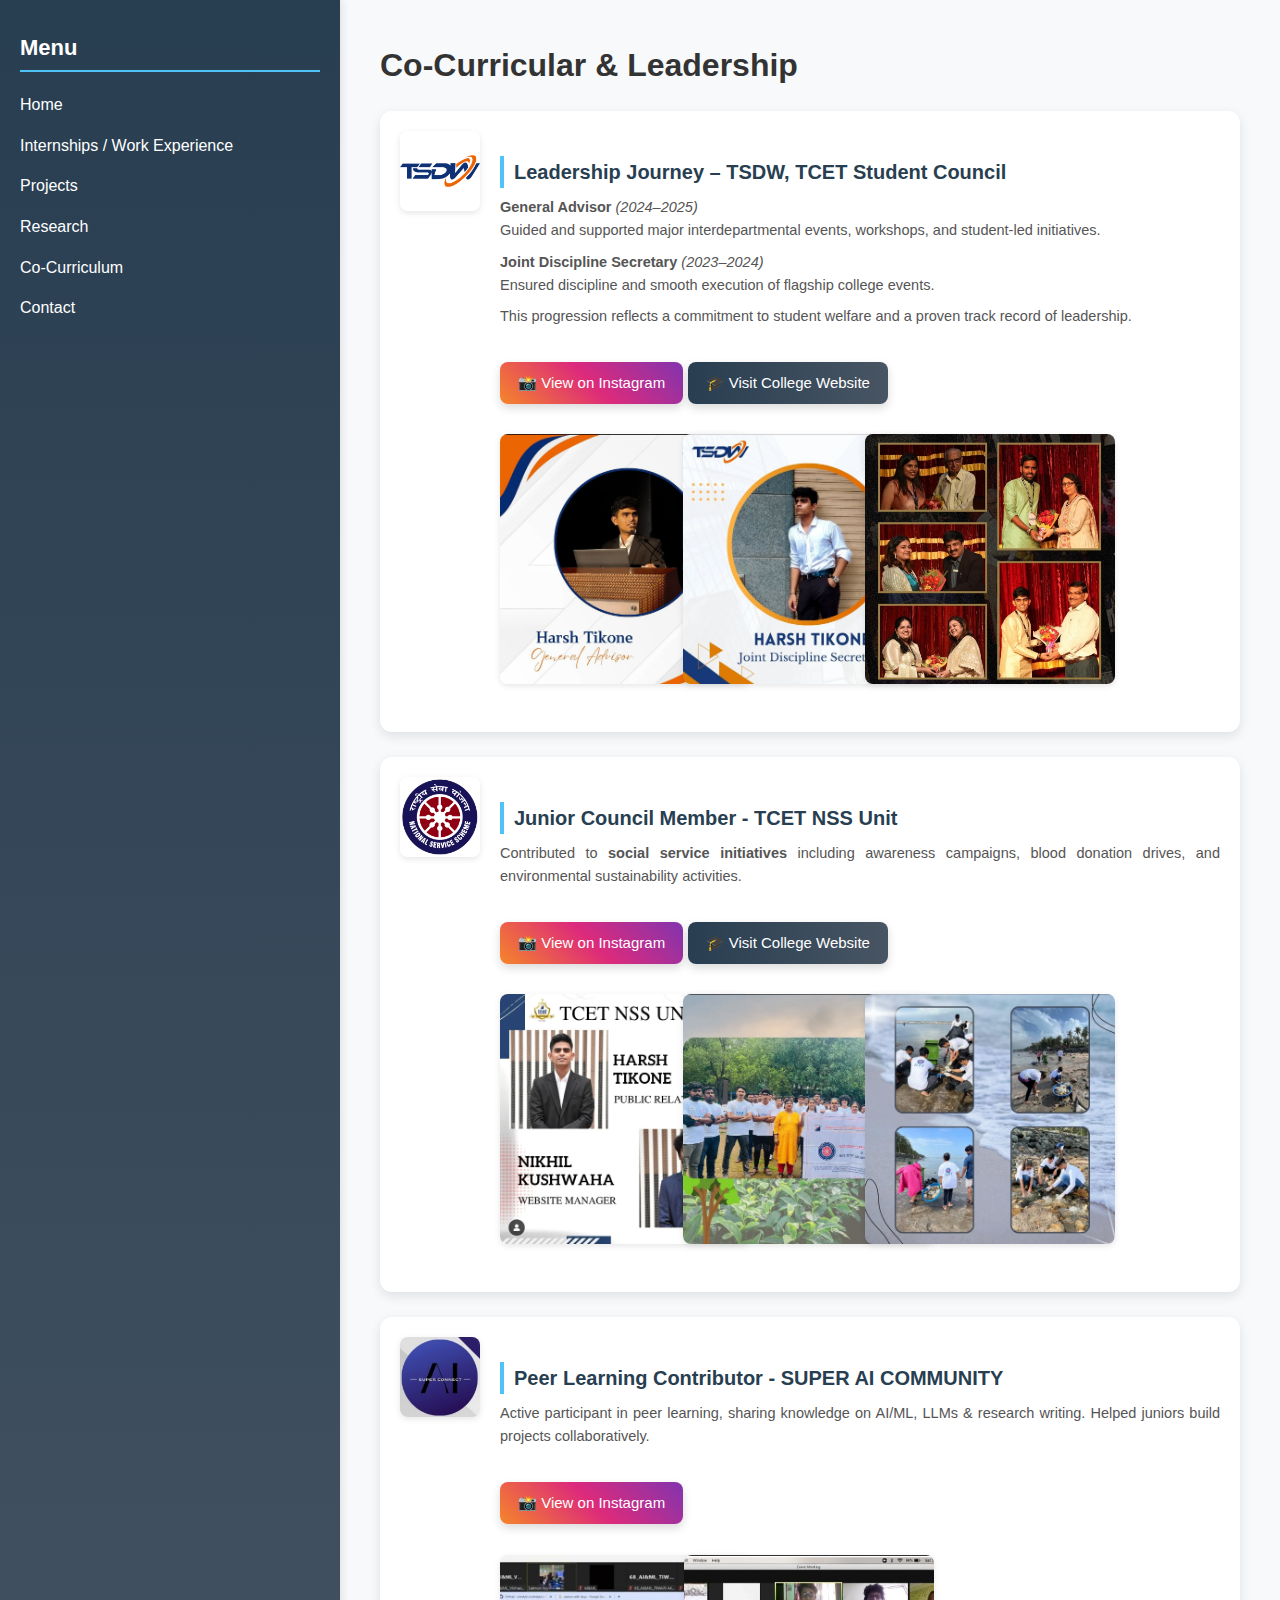
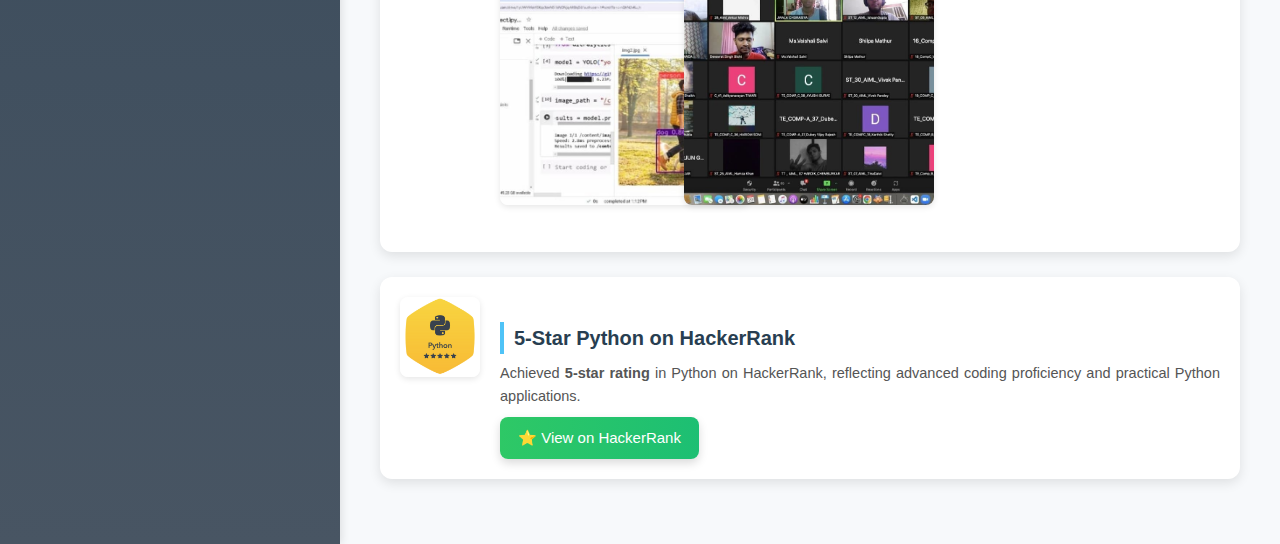
<file: cocurriculum.html>
<!DOCTYPE html>
<html lang="en">
<head>
  <meta charset="UTF-8" />
  <meta name="viewport" content="width=device-width, initial-scale=1.0">
  <title>Co-Curricular & Leadership - Harsh Tikone</title>
  <link rel="stylesheet" href="styles.css" />
</head>
<body>
<div class="container">
  <aside class="menu">
    <h3>Menu</h3>
    <ul>
      <li><a href="index.html">Home</a></li>
      <li><a href="workex.html">Internships / Work Experience</a></li>
      <li><a href="projects.html">Projects</a></li>
      <li><a href="research.html">Research</a></li>
      <li><a href="cocurriculum.html">Co-Curriculum</a></li>
      <li><a href="contact.html">Contact</a></li>
    </ul>
  </aside>


  <main class="content">
    <header>
      <h1>Co-Curricular & Leadership</h1>
    </header>

    <section>

      <!-- TSDW Card -->
      <div class="card">
        <div class="card-img">
          <img src="images/12.png" alt="TSDW Logo">
        </div>
        <div class="card-content">
          <h2>Leadership Journey – TSDW, TCET Student Council</h2>
          <p><strong>General Advisor</strong> <em>(2024–2025)</em><br>
          Guided and supported major interdepartmental events, workshops, and student-led initiatives.</p>
          <p><strong>Joint Discipline Secretary</strong> <em>(2023–2024)</em><br>
          Ensured discipline and smooth execution of flagship college events.</p>
          <p>This progression reflects a commitment to student welfare and a proven track record of leadership.</p><br>
          <a href="https://www.instagram.com/tsdw_tcet/" target="_blank" class="btn-instagram">📸 View on Instagram</a>
          <a href="https://www.tcetmumbai.in/studentActivities.html" target="_blank" class="btn-college">🎓 Visit College Website</a><br><br>
          <div class="gallery">
            <a href="images/tsdw1.jpg" target="_blank"><img src="images/tsdw1.jpg" alt="TSDW Event 1"></a>
            <a href="images/tsdw2.jpg" target="_blank"><img src="images/tsdw2.jpg" alt="TSDW Event 2"></a>
            <a href="images/tsdw3.jpg" target="_blank"><img src="images/tsdw3.jpg" alt="TSDW Event 3"></a>
          </div>
        </div>
      </div>
      

      <!-- NSS Card -->
      <div class="card">
        <div class="card-img">
          <img src="images/13.png" alt="NSS Logo">
        </div>
        <div class="card-content">
          <h2>Junior Council Member - TCET NSS Unit</h2>
          <p>Contributed to <strong>social service initiatives</strong> including awareness campaigns, blood donation drives, and environmental sustainability activities.</p><br>
          <a href="https://www.instagram.com/tcetnssunit/" target="_blank" class="btn-instagram">📸 View on Instagram</a>
          <a href="https://www.tcetmumbai.in/nssTCET.html" target="_blank" class="btn-college">🎓 Visit College Website</a><br><br>
          <div class="gallery">
            <a href="images/nss1.jpg" target="_blank"><img src="images/nss1.jpg" alt="NSS Event 1"></a>
            <a href="images/nss2.jpg" target="_blank"><img src="images/nss2.jpg" alt="NSS Event 2"></a>
            <a href="images/nss3.jpg" target="_blank"><img src="images/nss3.jpg" alt="NSS Event 3"></a>
          </div>
        </div>
      </div>
      

      <!-- SUPER AI Card -->
      <div class="card">
        <div class="card-img">
          <img src="images/14.png" alt="SUPER AI COMMUNITY">
        </div>
        <div class="card-content">
          <h2>Peer Learning Contributor - SUPER AI COMMUNITY</h2>
          <p>Active participant in peer learning, sharing knowledge on AI/ML, LLMs & research writing. Helped juniors build projects collaboratively.</p><br>
          <a href="https://www.instagram.com/superai_tcet/" target="_blank" class="btn-instagram">📸 View on Instagram</a><br><br>
          <div class="gallery">
            <a href="images/superai1.jpg" target="_blank"><img src="images/superai1.jpg" alt="SUPER AI Session 1"></a>
            <a href="images/superai2.jpg" target="_blank"><img src="images/superai2.jpg" alt="SUPER AI Session 2"></a>
          </div>
        </div>
        
      </div>
      

      <!-- HackerRank Python -->
      <div class="card">
        <div class="card-img">
          <img src="images/15.png" alt="HackerRank Python Badge">
        </div>
        <div class="card-content">
          <h2>5-Star Python on HackerRank</h2>
          <p>Achieved <strong>5-star rating</strong> in Python on HackerRank, reflecting advanced coding proficiency and practical Python applications.</p>
          <a href="https://www.hackerrank.com/profile/Code_Im_HaRsH" target="_blank" class="btn-hackerrank">⭐ View on HackerRank</a>
        </div>
      </div>

    </section>
  </main>
</div>
</body>
</html>
</file>
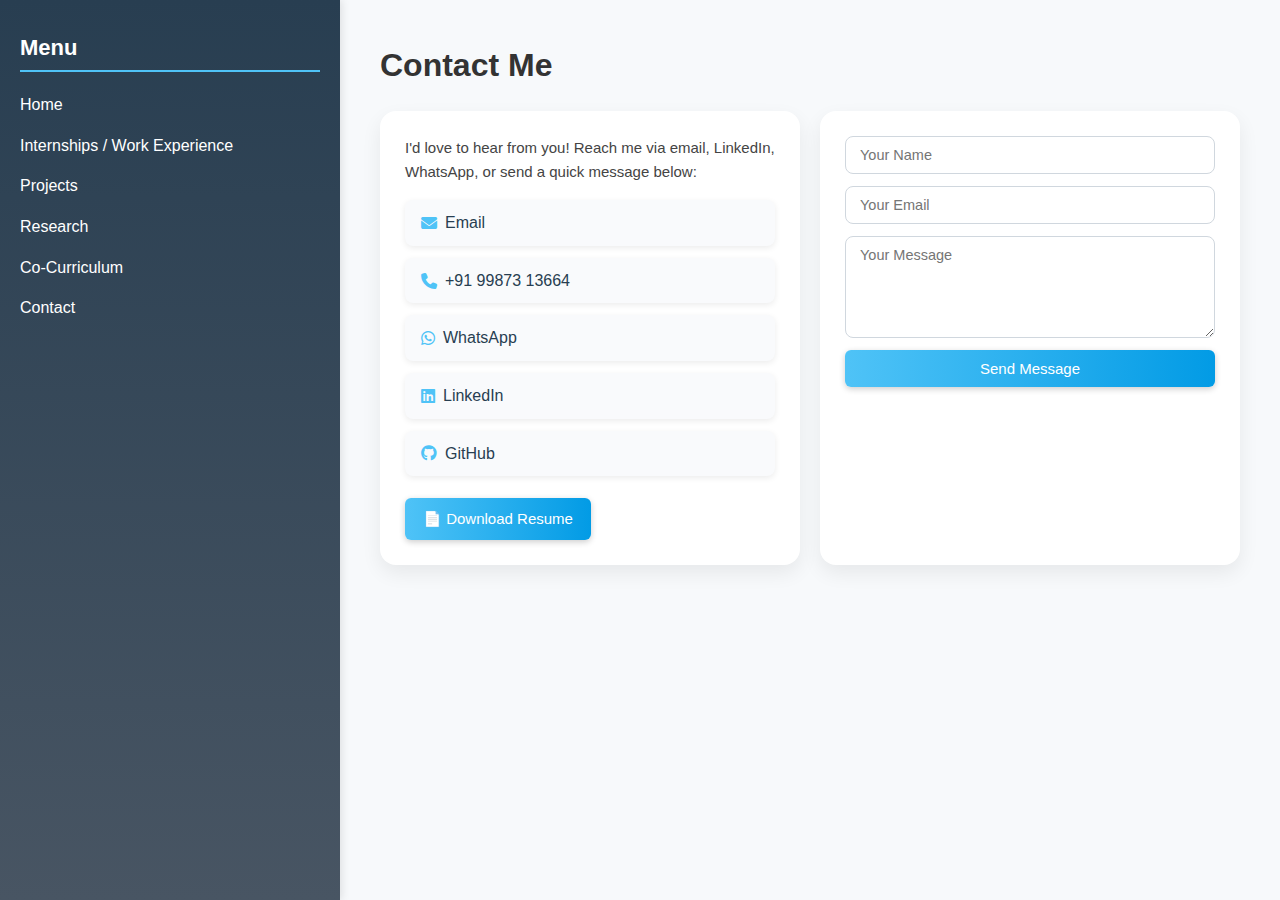
<file: contact.html>
<!DOCTYPE html>
<html lang="en">
<head>
  <meta charset="UTF-8" />
  <meta name="viewport" content="width=device-width, initial-scale=1.0">
  <title>Contact Me - Harsh Tikone</title>
  <link rel="stylesheet" href="styles.css" />
  <link rel="stylesheet" href="https://cdnjs.cloudflare.com/ajax/libs/font-awesome/6.4.0/css/all.min.css">
</head>
<body>
<div class="container">
  <aside class="menu">
    <h3>Menu</h3>
    <ul>
      <li><a href="index.html">Home</a></li>
      <li><a href="workex.html">Internships / Work Experience</a></li>
      <li><a href="projects.html">Projects</a></li>
      <li><a href="research.html">Research</a></li>
      <li><a href="cocurriculum.html">Co-Curriculum</a></li>
      <li><a href="contact.html">Contact</a></li>
    </ul>
  </aside>


  <main class="content">
    <header>
      <h1>Contact Me</h1>
    </header>

    <section class="contact-container">
      <div class="contact-card-new">
        <p>I'd love to hear from you! Reach me via email, LinkedIn, WhatsApp, or send a quick message below:</p>
        
        <div class="contact-links-new">
          <a href="mailto:harshtikonehs28@gmail.com"><i class="fas fa-envelope"></i> Email</a>
          <a href="tel:+911234567890"><i class="fas fa-phone"></i> +91 99873 13664</a>
          <a href="https://wa.me/919987313664" target="_blank"><i class="fab fa-whatsapp"></i> WhatsApp</a>
          <a href="https://www.linkedin.com/in/harshtikone" target="_blank"><i class="fab fa-linkedin"></i> LinkedIn</a>
          <a href="https://github.com/HarshTikone" target="_blank"><i class="fab fa-github"></i> GitHub</a>
        </div>

        <div class="download-buttons">
          <a href="resume/HARSH TIKONE RESUME.pdf" download class="btn">📄 Download Resume</a>
        </div>
      </div>

      <div class="contact-form-card">
        <form id="contactForm" action="https://formsubmit.co/harshtikonehs28@gmail.com" method="POST">
          <input type="text" name="name" placeholder="Your Name" required>
          <input type="email" name="email" placeholder="Your Email" required>
          <textarea name="message" rows="5" placeholder="Your Message" required></textarea>
          
          <input type="hidden" name="_captcha" value="false">
          <input type="hidden" name="_next" value="#">  <!-- stay on page -->
          
          <button type="submit" class="btn">Send Message</button>
        </form>
      </div>


    </section>
  </main>
</div>
<script>
  document.getElementById('contactForm').addEventListener('submit', function(e) {
    e.preventDefault();  // stop default submit for now
    
    // Use AJAX to send data without reload
    fetch(this.action, {
      method: 'POST',
      body: new FormData(this),
      headers: { 'Accept': 'application/json' }
    }).then(response => {
      if (response.ok) {
        alert('✅ Thank you! Your message has been sent.');
        this.reset();  // clear form
      } else {
        alert('❌ Oops! Something went wrong. Please try again.');
      }
    }).catch(error => {
      alert('❌ Could not send. Please check your internet and try again.');
    });
  });
</script>

</body>
</html>
</file>
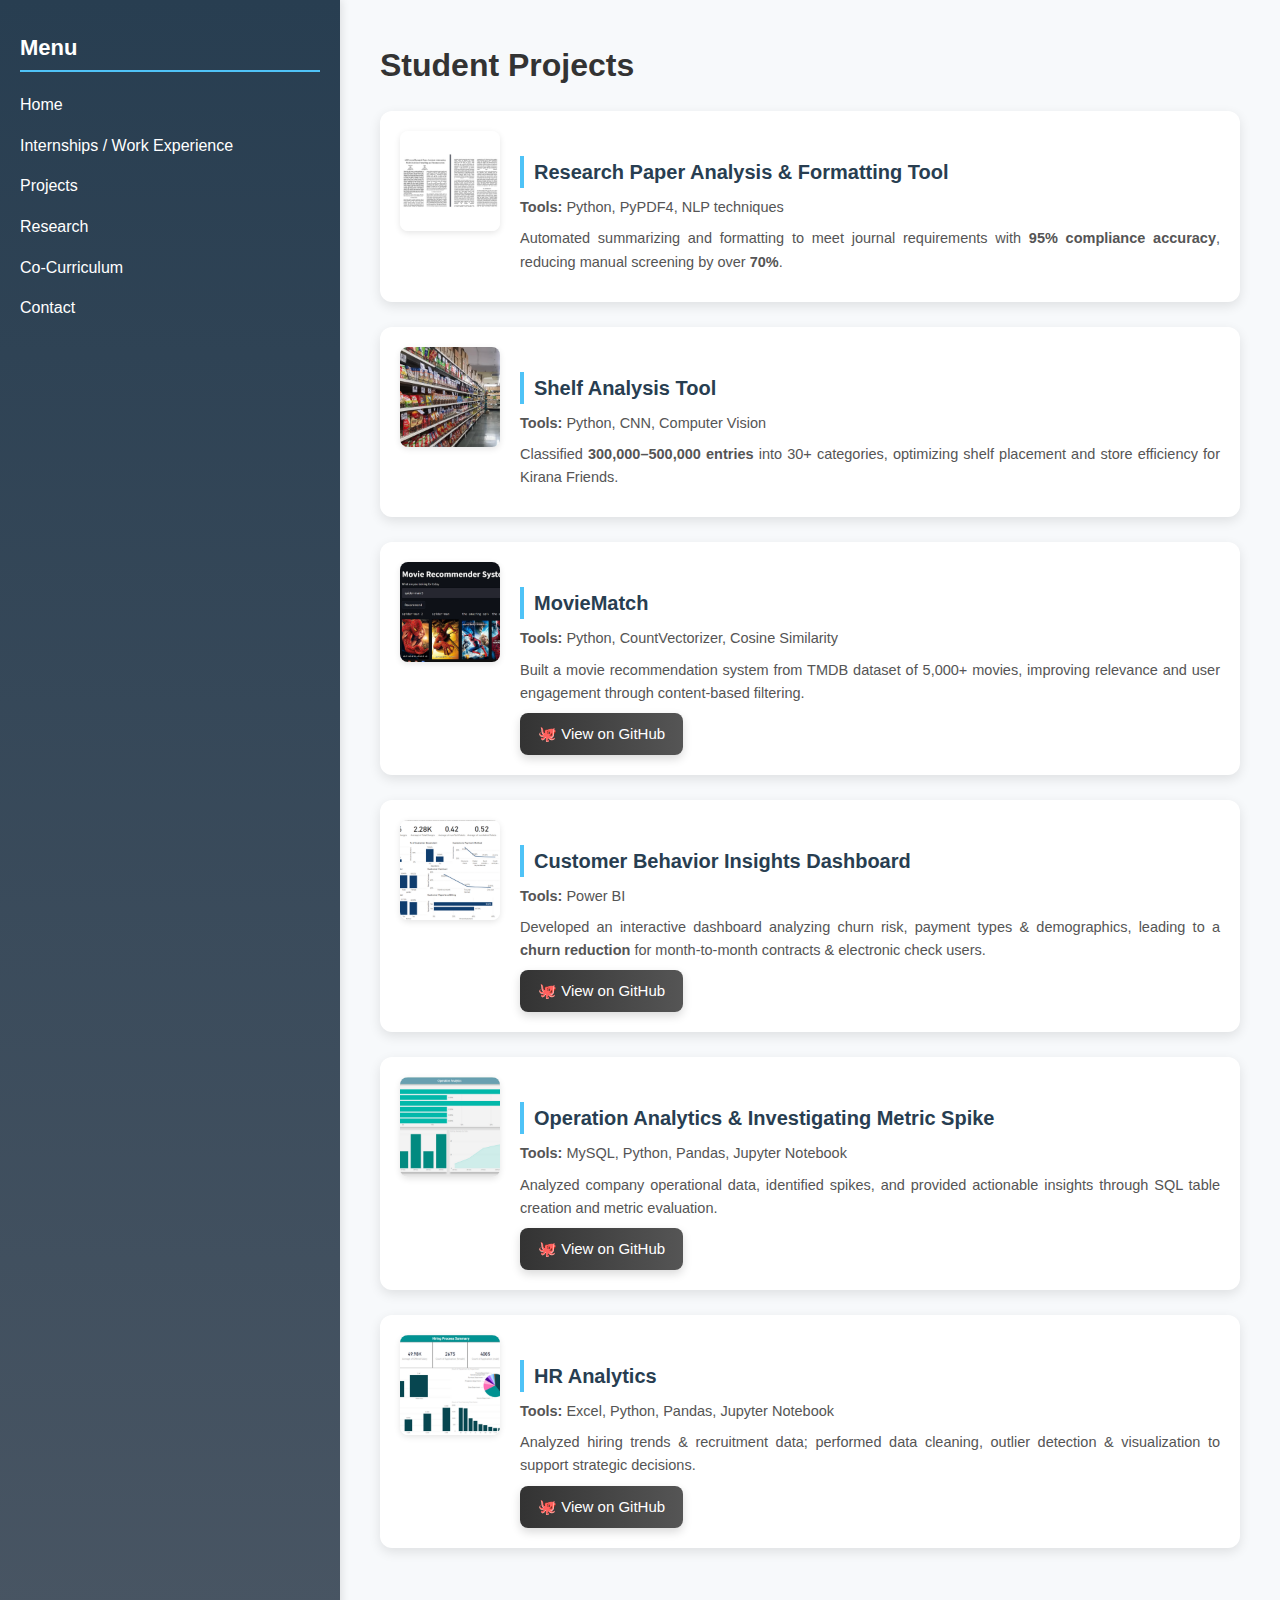
<file: projects.html>
<!DOCTYPE html>
<html lang="en">
<head>
  <meta charset="UTF-8" />
  <meta name="viewport" content="width=device-width, initial-scale=1.0">
  <title>Student Projects - Harsh Tikone</title>
  <link rel="stylesheet" href="styles.css" />
</head>
<body>
<div class="container">
  <aside class="menu">
    <h3>Menu</h3>
    <ul>
      <li><a href="index.html">Home</a></li>
      <li><a href="workex.html">Internships / Work Experience</a></li>
      <li><a href="projects.html">Projects</a></li>
      <li><a href="research.html">Research</a></li>
      <li><a href="cocurriculum.html">Co-Curriculum</a></li>
      <li><a href="contact.html">Contact</a></li>
    </ul>
  </aside>


  <main class="content">
    <header>
      <h1>Student Projects</h1>
    </header>

    <section>
      <div class="project-card">
        <div class="project-img">
          <img src="images/research_tool.png" alt="Research Tool">
        </div>
        <div class="project-content">
          <h2>Research Paper Analysis & Formatting Tool</h2>
          <p><strong>Tools:</strong> Python, PyPDF4, NLP techniques</p>
          <p>Automated summarizing and formatting to meet journal requirements with <strong>95% compliance accuracy</strong>, reducing manual screening by over <strong>70%</strong>.</p>
        </div>
      </div>

      <div class="project-card">
        <div class="project-img">
          <img src="images/7.png" alt="Shelf Analysis Tool">
        </div>
        <div class="project-content">
          <h2>Shelf Analysis Tool</h2>
          <p><strong>Tools:</strong> Python, CNN, Computer Vision</p>
          <p>Classified <strong>300,000–500,000 entries</strong> into 30+ categories, optimizing shelf placement and store efficiency for Kirana Friends.</p>
        </div>
      </div>

      <div class="project-card">
        <div class="project-img">
          <img src="images/8.png" alt="MovieMatch">
        </div>
        <div class="project-content">
          <h2>MovieMatch</h2>
          <p><strong>Tools:</strong> Python, CountVectorizer, Cosine Similarity</p>
          <p>Built a movie recommendation system from TMDB dataset of 5,000+ movies, improving relevance and user engagement through content-based filtering.</p>
          <a href="https://github.com/HarshTikone/Moviematch" target="_blank" class="btn-github">🐙 View on GitHub</a>
        </div>
      </div>

      <div class="project-card">
        <div class="project-img">
          <img src="images/11.png" alt="Customer Dashboard">
        </div>
        <div class="project-content">
          <h2>Customer Behavior Insights Dashboard</h2>
          <p><strong>Tools:</strong> Power BI</p>
          <p>Developed an interactive dashboard analyzing churn risk, payment types & demographics, leading to a <strong>churn reduction</strong> for month-to-month contracts & electronic check users.</p>
          <a href="https://github.com/HarshTikone/Customer-Behavior-Insights-Dashboard" target="_blank" class="btn-github">🐙 View on GitHub</a>
        </div>
      </div>

      <div class="project-card">
        <div class="project-img">
          <img src="images/9.png" alt="Operation Analytics">
        </div>
        <div class="project-content">
          <h2>Operation Analytics & Investigating Metric Spike</h2>
          <p><strong>Tools:</strong> MySQL, Python, Pandas, Jupyter Notebook</p>
          <p>Analyzed company operational data, identified spikes, and provided actionable insights through SQL table creation and metric evaluation.</p>
          <a href="https://github.com/HarshTikone/Operation-Analytics-and-Investigating-Metric-Spike" target="_blank" class="btn-github">🐙 View on GitHub</a>
        </div>
      </div>

      <div class="project-card">
        <div class="project-img">
          <img src="images/10.png" alt="HR Analytics">
        </div>
        <div class="project-content">
          <h2>HR Analytics</h2>
          <p><strong>Tools:</strong> Excel, Python, Pandas, Jupyter Notebook</p>
          <p>Analyzed hiring trends & recruitment data; performed data cleaning, outlier detection & visualization to support strategic decisions.</p>
          <a href="https://github.com/HarshTikone/Hiring-Process-Analytics" target="_blank" class="btn-github">🐙 View on GitHub</a>
        </div>
      </div>
    </section>
  </main>
</div>
</body>
</html>
</file>
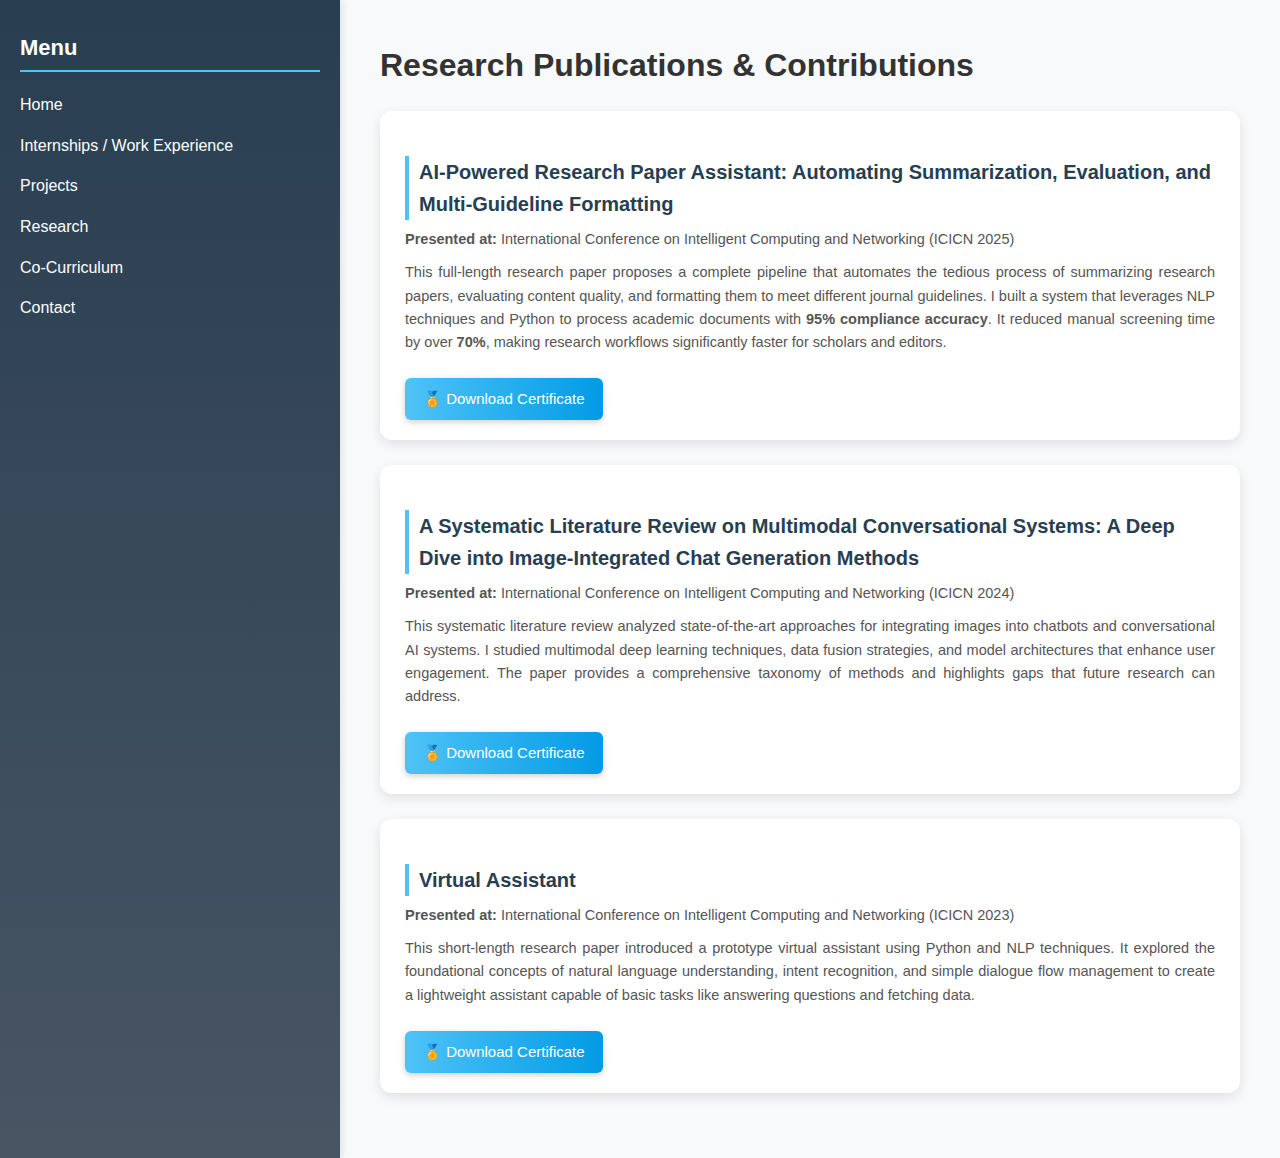
<file: research.html>
<!DOCTYPE html>
<html lang="en">
<head>
  <meta charset="UTF-8" />
  <meta name="viewport" content="width=device-width, initial-scale=1.0">
  <title>Student Research - Harsh Tikone</title>
  <link rel="stylesheet" href="styles.css" />
</head>
<body>
<div class="container">
  <aside class="menu">
    <h3>Menu</h3>
    <ul>
      <li><a href="index.html">Home</a></li>
      <li><a href="workex.html">Internships / Work Experience</a></li>
      <li><a href="projects.html">Projects</a></li>
      <li><a href="research.html">Research</a></li>
      <li><a href="cocurriculum.html">Co-Curriculum</a></li>
      <li><a href="contact.html">Contact</a></li>
    </ul>
  </aside>


  <main class="content">
    <header>
      <h1>Research Publications & Contributions</h1>
    </header>

    <section>
      <div class="research-card">
        <h2>AI-Powered Research Paper Assistant: Automating Summarization, Evaluation, and Multi-Guideline Formatting</h2>
        <p><strong>Presented at:</strong> International Conference on Intelligent Computing and Networking (ICICN 2025)</p>
        <p>This full-length research paper proposes a complete pipeline that automates the tedious process of summarizing research papers, evaluating content quality, and formatting them to meet different journal guidelines. I built a system that leverages NLP techniques and Python to process academic documents with <strong>95% compliance accuracy</strong>. It reduced manual screening time by over <strong>70%</strong>, making research workflows significantly faster for scholars and editors.</p>
        <div class="download-buttons">
          <a href="certificates\BT Student e-Certificate _Part64.pdf" download class="btn">🏅 Download Certificate</a>
        </div>
      </div>

      <div class="research-card">
        <h2>A Systematic Literature Review on Multimodal Conversational Systems: A Deep Dive into Image-Integrated Chat Generation Methods</h2>
        <p><strong>Presented at:</strong> International Conference on Intelligent Computing and Networking (ICICN 2024)</p>
        <p>This systematic literature review analyzed state-of-the-art approaches for integrating images into chatbots and conversational AI systems. I studied multimodal deep learning techniques, data fusion strategies, and model architectures that enhance user engagement. The paper provides a comprehensive taxonomy of methods and highlights gaps that future research can address.</p>
        <div class="download-buttons">
          <a href="certificates\AI-Powered Research Paper Assistant_ Automating Multi-Guideline Formatting and Summarization IC-ICN2025_348.pdf" download class="btn">🏅 Download Certificate</a>
        </div>
      </div>

      <div class="research-card">
        <h2>Virtual Assistant</h2>
        <p><strong>Presented at:</strong> International Conference on Intelligent Computing and Networking (ICICN 2023)</p>
        <p>This short-length research paper introduced a prototype virtual assistant using Python and NLP techniques. It explored the foundational concepts of natural language understanding, intent recognition, and simple dialogue flow management to create a lightweight assistant capable of basic tasks like answering questions and fetching data.</p>
        <div class="download-buttons">
          <a href="certificates\Multi1.pdf" download class="btn">🏅 Download Certificate</a>
        </div>
      </div>
    </section>
  </main>
</div>
</body>
</html>
</file>
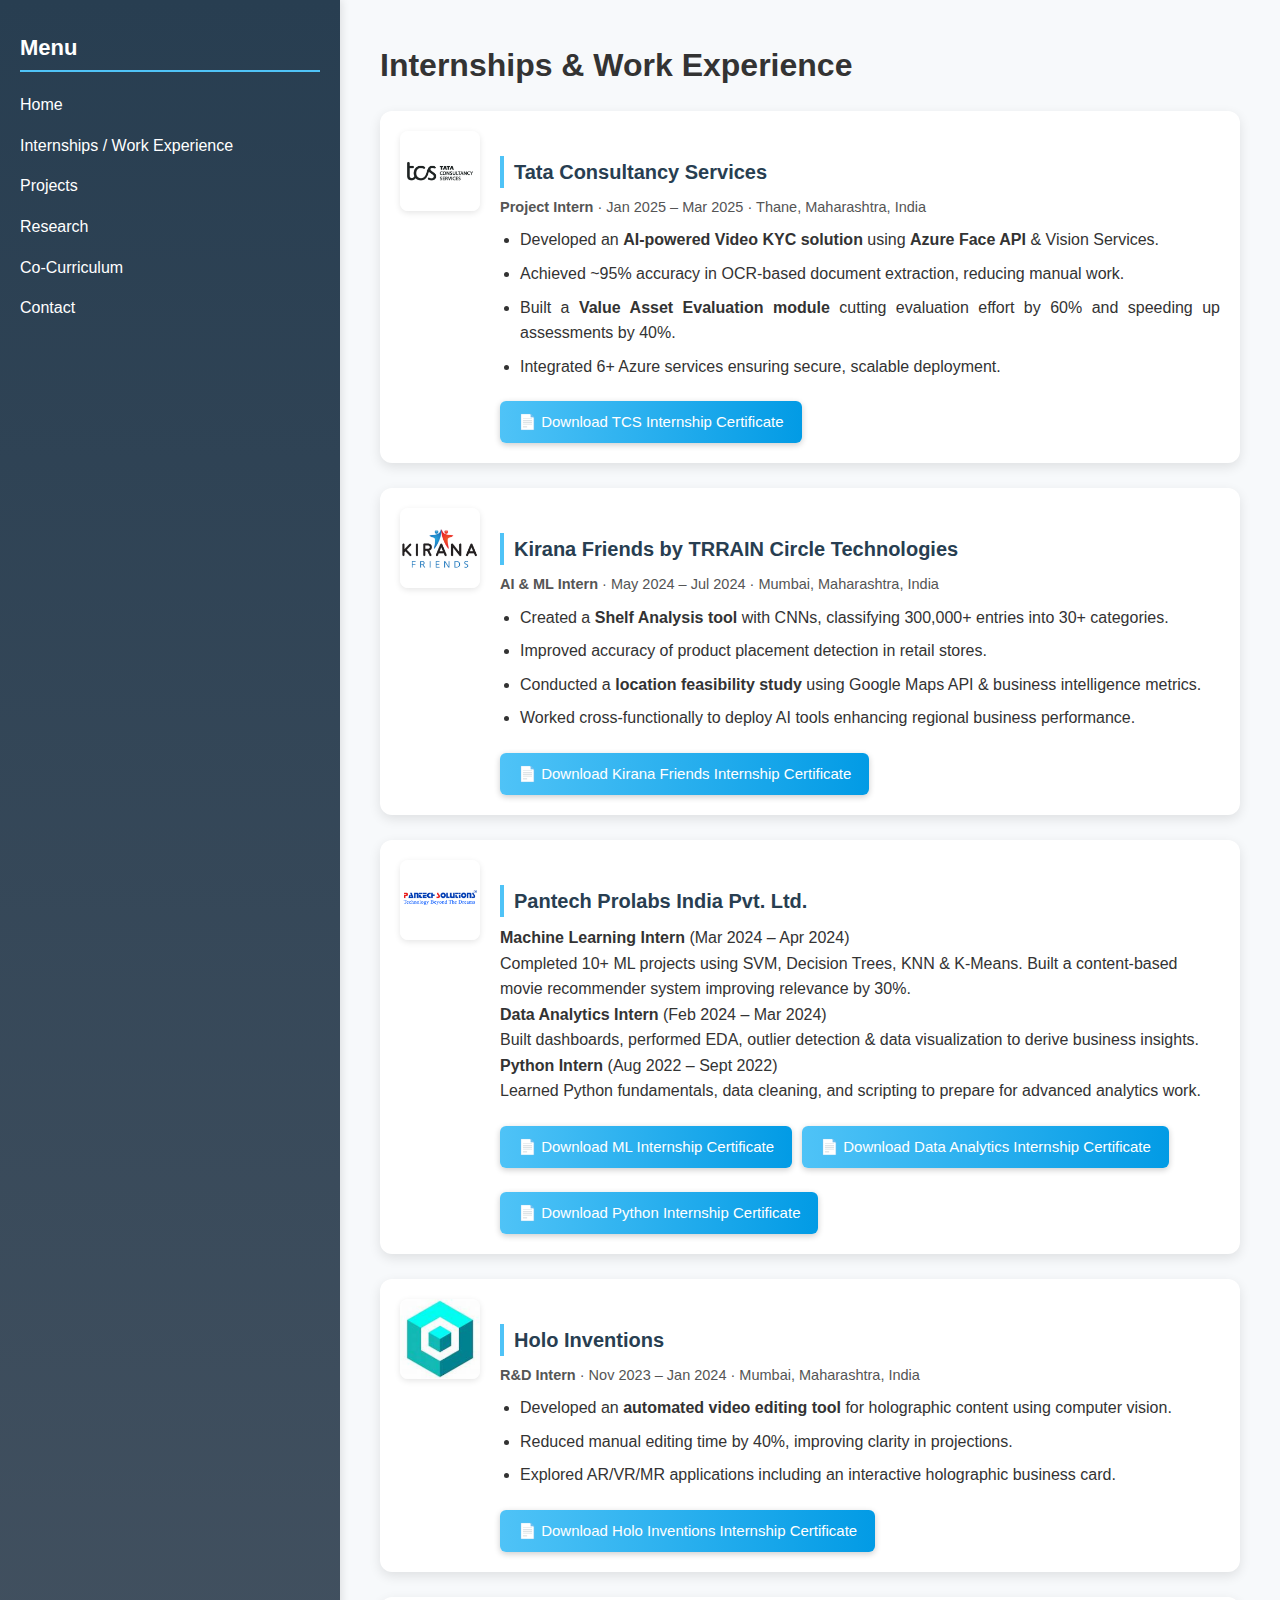
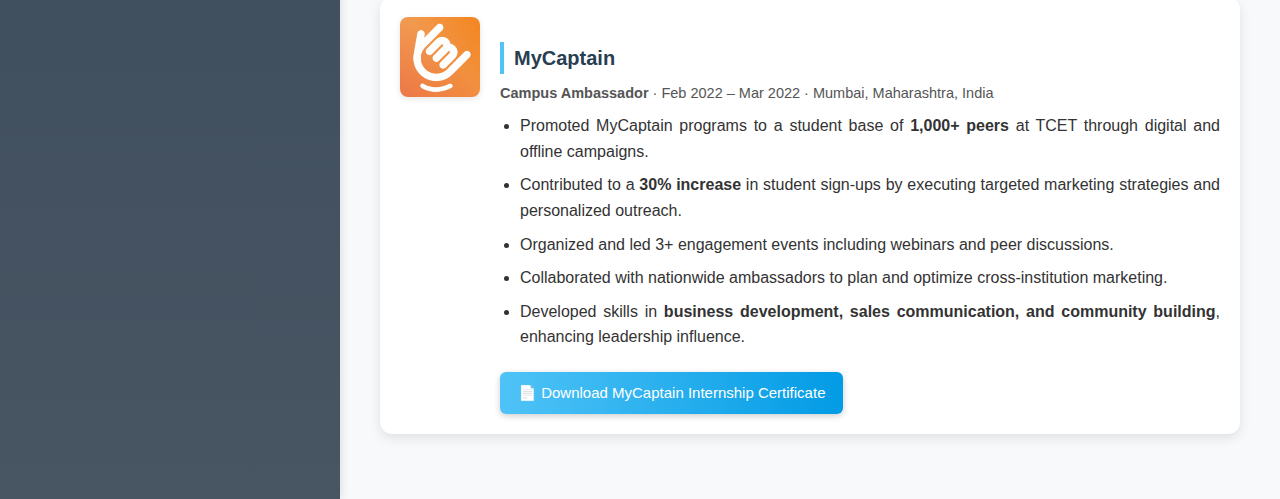
<file: workex.html>
<!DOCTYPE html>
<html lang="en">
<head>
  <meta charset="UTF-8" />
  <meta name="viewport" content="width=device-width, initial-scale=1.0">
  <title>Internships & Work Experience - Harsh Tikone</title>
  <link rel="stylesheet" href="styles.css" />
</head>
<body>
<div class="container">
  <aside class="menu">
    <h3>Menu</h3>
    <ul>
      <li><a href="index.html">Home</a></li>
      <li><a href="workex.html">Internships / Work Experience</a></li>
      <li><a href="projects.html">Projects</a></li>
      <li><a href="research.html">Research</a></li>
      <li><a href="cocurriculum.html">Co-Curriculum</a></li>
      <li><a href="contact.html">Contact</a></li>
    </ul>
  </aside>

  <main class="content">
    <header>
      <h1>Internships & Work Experience</h1>
    </header>

    <section>
      <div class="card">
        <div class="card-img">
          <img src="images/tcs.png" alt="TCS Logo">
        </div>
        <div class="card-content">
          <h2>Tata Consultancy Services</h2>
          <p><strong>Project Intern</strong> &middot; Jan 2025 – Mar 2025 &middot; Thane, Maharashtra, India</p>
          <ul>
            <li>Developed an <strong>AI-powered Video KYC solution</strong> using <strong>Azure Face API</strong> & Vision Services.</li>
            <li>Achieved ~95% accuracy in OCR-based document extraction, reducing manual work.</li>
            <li>Built a <strong>Value Asset Evaluation module</strong> cutting evaluation effort by 60% and speeding up assessments by 40%.</li>
            <li>Integrated 6+ Azure services ensuring secure, scalable deployment.</li>
          </ul>
          <div class="download-buttons">
            <a href="internship_cert/TCS CERTIFICATE.pdf" download class="btn">📄 Download TCS Internship Certificate</a>
          </div>
        </div>
      </div>

      <div class="card">
        <div class="card-img">
          <img src="images/trrain.png" alt="TRRAIN Circle Logo">
        </div>
        <div class="card-content">
          <h2>Kirana Friends by TRRAIN Circle Technologies</h2>
          <p><strong>AI & ML Intern</strong> &middot; May 2024 – Jul 2024 &middot; Mumbai, Maharashtra, India</p>
          <ul>
            <li>Created a <strong>Shelf Analysis tool</strong> with CNNs, classifying 300,000+ entries into 30+ categories.</li>
            <li>Improved accuracy of product placement detection in retail stores.</li>
            <li>Conducted a <strong>location feasibility study</strong> using Google Maps API & business intelligence metrics.</li>
            <li>Worked cross-functionally to deploy AI tools enhancing regional business performance.</li>
          </ul>
          <div class="download-buttons">
            <a href="internship_cert/TRRAIN CERTIFICATE.pdf" download class="btn">📄 Download Kirana Friends Internship Certificate</a>
          </div>
        </div>
      </div>

      <div class="card">
        <div class="card-img">
          <img src="images/pantech.png" alt="Pantech Logo">
        </div>
        <div class="card-content">
          <h2>Pantech Prolabs India Pvt. Ltd.</h2>
          <div class="timeline-vertical">
            <div class="timeline-item-vertical">
              <div class="dot"></div>
              <div class="timeline-text">
                <strong>Machine Learning Intern</strong> <span class="year">(Mar 2024 – Apr 2024)</span><br>
                Completed 10+ ML projects using SVM, Decision Trees, KNN & K-Means. Built a content-based movie recommender system improving relevance by 30%.
              </div>
            </div>
            <div class="timeline-item-vertical">
              <div class="dot"></div>
              <div class="timeline-text">
                <strong>Data Analytics Intern</strong> <span class="year">(Feb 2024 – Mar 2024)</span><br>
                Built dashboards, performed EDA, outlier detection & data visualization to derive business insights.
              </div>
            </div>
            <div class="timeline-item-vertical">
              <div class="dot"></div>
              <div class="timeline-text">
                <strong>Python Intern</strong> <span class="year">(Aug 2022 – Sept 2022)</span><br>
                Learned Python fundamentals, data cleaning, and scripting to prepare for advanced analytics work.
              </div>
            </div>
          </div>
          <div class="download-buttons">
            <a href="internship_cert/Machine Learning Internship at Pantech.pdf" download class="btn">📄 Download ML Internship Certificate</a>
            <a href="internship_cert/Data Anakytics Internship at Pantech.pdf" download class="btn">📄 Download Data Analytics Internship Certificate</a>
            <a href="internship_cert/Python Internship at Pantech.pdf" download class="btn">📄 Download Python Internship Certificate</a>
          </div>
        </div>
      </div>


      <div class="card">
        <div class="card-img">
          <img src="images/holo.png" alt="Holo Inventions Logo">
        </div>
        <div class="card-content">
          <h2>Holo Inventions</h2>
          <p><strong>R&D Intern</strong> &middot; Nov 2023 – Jan 2024 &middot; Mumbai, Maharashtra, India</p>
          <ul>
            <li>Developed an <strong>automated video editing tool</strong> for holographic content using computer vision.</li>
            <li>Reduced manual editing time by 40%, improving clarity in projections.</li>
            <li>Explored AR/VR/MR applications including an interactive holographic business card.</li>
          </ul>
          <div class="download-buttons">
            <a href="internship_cert/Certificate_20240422_165327_0000.pdf" download class="btn">📄 Download Holo Inventions Internship Certificate</a>
          </div>
        </div>
      </div>
      <div class="card">
        <div class="card-img">
            <img src="images/mycaptain.png" alt="MyCaptain Logo">
        </div>
        <div class="card-content">
            <h2>MyCaptain</h2>
            <p><strong>Campus Ambassador</strong> &middot; Feb 2022 – Mar 2022 &middot; Mumbai, Maharashtra, India</p>
            <ul>
            <li>Promoted MyCaptain programs to a student base of <strong>1,000+ peers</strong> at TCET through digital and offline campaigns.</li>
            <li>Contributed to a <strong>30% increase</strong> in student sign-ups by executing targeted marketing strategies and personalized outreach.</li>
            <li>Organized and led 3+ engagement events including webinars and peer discussions.</li>
            <li>Collaborated with nationwide ambassadors to plan and optimize cross-institution marketing.</li>
            <li>Developed skills in <strong>business development, sales communication, and community building</strong>, enhancing leadership influence.</li>
            </ul>
            <div class="download-buttons">
            <a href="internship_cert/Campus Ambassador at MyCaptian.pdf" download class="btn">📄 Download MyCaptain Internship Certificate</a>
          </div>
        </div>
      </div>

    </section>
  </main>
</div>
</body>
</html>
</file>
<file: styles.css>
/* Reset some default styles */
* {
  margin: 0;
  padding: 0;
  box-sizing: border-box;
}

/* Body and base font */
body {
  font-family: 'Segoe UI', Tahoma, Geneva, Verdana, sans-serif;
  color: #333;
  background: #f7f9fb;
  line-height: 1.6;
  font-size: 16px;
}

/* Container layout */
.container {
  display: flex;
  min-height: 100vh;
}

/* Sidebar menu */
.menu {
  background: linear-gradient(180deg, #283e51, #485563); /* Nice dark gradient */
  color: #fff;
  width: 340px;
  padding: 30px 20px;
  box-shadow: 2px 0 8px rgba(0,0,0,0.1);
}

.menu h3 {
  margin-bottom: 20px;
  font-size: 22px;
  border-bottom: 2px solid #4fc3f7;
  padding-bottom: 5px;
}

.menu ul {
  list-style: none;
}

.menu ul li {
  margin: 15px 0;
}

.menu ul li a {
  color: #fff;
  text-decoration: none;
  font-weight: 500;
  transition: color 0.3s ease;
}

.menu ul li a:hover {
  color: #4fc3f7;
}

/* Main content area */
.content {
  flex: 1;
  padding: 40px;
}

.btn {
  display: inline-block;
  background: linear-gradient(90deg, #4fc3f7, #029be5);
  color: #fff;
  text-decoration: none;
  padding: 9px 18px;
  border-radius: 8px;
  font-weight: 500;
  font-size: 15px;
  transition: transform 0.2s ease, box-shadow 0.2s ease, background 0.3s ease;
  box-shadow: 0 4px 10px rgba(0,0,0,0.15);
}

.btn:hover {
  transform: translateY(-2px);
  background: linear-gradient(90deg, #03a9f4, #027ac7);
  box-shadow: 0 6px 16px rgba(0,0,0,0.25);
}

/* Header styling */
header {
  display: flex;
  align-items: center;
  margin-bottom: 20px;
}

.profile-header {
  display: flex;
  align-items: center;
  margin-bottom: 50px;
  gap: 25px;
}

.profile-img {
  width: 255px;
  height: 255px;
  object-fit: cover;
  box-shadow: 0 4px 12px rgba(0,0,0,0.25);
}

.profile-info h1 {
  font-size: 32px;
  color: #283e51;
  margin-bottom: 8px;
}

.profile-info p {
  font-size: 15.5px;
  line-height: 1.8;
  text-align: left;
}

#cgpaChart {
  width: 100% !important;
  height: 20% !important;
}


/* Section headings */
h2 {
  font-size: 24px;
  color: #283e51;
  margin: 25px 0 15px;
  border-left: 4px solid #4fc3f7;
  padding-left: 10px;
}

.download-buttons {
  margin-top: 15px;
  display: flex;
  gap: 10px;
  flex-wrap: wrap;
}

.download-buttons .btn {
  background-color: #4fc3f7;
  color: #fff;
  text-decoration: none;
  padding: 8px 16px;
  border-radius: 6px;
  font-weight: 500;
  transition: background-color 0.3s ease;
  box-shadow: 0 2px 6px rgba(0,0,0,0.2);
}

.download-buttons .btn:hover {
  background-color: #039be5;
}


/* Timeline styling */
.timeline {
  display: grid;
  grid-template-columns: repeat(auto-fit, minmax(80px, 1fr));
  gap: 20px;
  margin-bottom: 30px;
}

.timeline-item {
  text-align: center;
}

.timeline-item .square {
  background: #4fc3f7;
  color: #fff;
  font-weight: bold;
  padding: 15px;
  border-radius: 12px;
  box-shadow: 0 2px 6px rgba(0,0,0,0.1);
}

.timeline-item .label {
  margin-top: 8px;
  font-size: 14px;
  color: #555;
}

/* Biography paragraph styling */
#biography p {
  margin-bottom: 15px;
  text-align: justify;
  font-size: 17px;  /* slightly bigger */
  line-height: 1.8; /* more readable */
}


/* Responsive tweaks */
@media (max-width: 768px) {
  .container {
    flex-direction: column;
  }
  .menu {
    width: 100%;
    text-align: center;
  }
  .profile {
    flex-direction: column;
    text-align: center;
  }
  .profile img {
    margin-bottom: 10px;
  }
}


/* Internship cards */
/* Internship cards */
  .card {
    display: flex;
    align-items: flex-start;
    background: #fff;
    border-radius: 12px;
    padding: 20px;
    margin-bottom: 25px;
    box-shadow: 0 4px 12px rgba(0,0,0,0.1);
    transition: transform 0.2s ease, box-shadow 0.2s ease;
  }

  .card:hover {
    transform: translateY(-4px);
    box-shadow: 0 6px 18px rgba(0,0,0,0.15);
  }

  .card-img img {
    width: 120px;             /* wider */
    height: 100%;             /* take full height of card */
    object-fit: cover;        /* keep proportions nicely cropped */
    border-radius: 12px;      /* softer corners */
    margin-right: 20px;
    box-shadow: 0 2px 6px rgba(0,0,0,0.1);
  }


  .card-content { 
    flex: 1;
  }

  .card-content h2 {
    font-size: 22px;
    color: #283e51;
    margin-bottom: 8px;
  }

  .card-content p {
    font-size: 14.5px;
    color: #555;
    margin-bottom: 12px;
  }

  .card-content ul {
    list-style-type: disc;
    margin-left: 20px;
  }

  .card-content ul li {
    margin-bottom: 8px;
    text-align: justify;
  }

/* Responsive tweaks */
@media (max-width: 768px) {
  .card {
    flex-direction: column;
    align-items: center;
    text-align: center;
  }
  .card-img img {
    margin-right: 0;
    margin-bottom: 12px;
  }
  .card-content ul {
    text-align: left;
  }
}


.project-card {
  display: flex;
  align-items: flex-start;
  background: #fff;
  border-radius: 12px;
  padding: 20px;
  margin-bottom: 25px;
  box-shadow: 0 4px 12px rgba(0,0,0,0.1);
  transition: transform 0.2s ease, box-shadow 0.2s ease;
}

.project-card:hover {
  transform: translateY(-4px);
  box-shadow: 0 6px 18px rgba(0,0,0,0.15);
}

.project-img img {
  width: 100px;
  height: auto;
  border-radius: 8px;
  margin-right: 20px;
  box-shadow: 0 2px 6px rgba(0,0,0,0.1);
}

.project-content {
  flex: 1;
}

.project-content h2 {
  font-size: 20px;
  color: #283e51;
  margin-bottom: 8px;
}

.project-content p {
  font-size: 14.5px;
  color: #555;
  margin-bottom: 8px;
  text-align: justify;
}

.project-content .btn {
  display: inline-block;
  background: linear-gradient(90deg, #4fc3f7, #029be5);
  color: #fff;
  text-decoration: none;
  padding: 7px 14px;
  border-radius: 6px;
  font-weight: 500;
  font-size: 14px;
  margin-top: 5px;
  transition: background-color 0.3s ease, transform 0.2s ease;
  box-shadow: 0 2px 6px rgba(0,0,0,0.2);
}

.project-content .btn:hover {
  transform: translateY(-2px);
  background: #039be5;
}
.btn-github {
  display: inline-block;
  background: linear-gradient(90deg, #333333, #555555);
  color: #fff;
  text-decoration: none;
  padding: 9px 18px;
  border-radius: 8px;
  font-weight: 500;
  font-size: 15px;
  transition: transform 0.2s ease, box-shadow 0.2s ease;
  box-shadow: 0 4px 10px rgba(0,0,0,0.15);
}

.btn-github:hover {
  transform: translateY(-2px);
  box-shadow: 0 6px 16px rgba(0,0,0,0.25);
}


/* Responsive */
@media (max-width: 768px) {
  .project-card {
    flex-direction: column;
    align-items: center;
    text-align: center;
  }
  .project-img img {
    margin-right: 0;
    margin-bottom: 12px;
  }
  .project-content p {
    text-align: left;
  }
}


/* Research */
.research-card {
  background: #fff;
  border-radius: 12px;
  padding: 20px 25px;
  margin-bottom: 25px;
  box-shadow: 0 4px 12px rgba(0,0,0,0.1);
  transition: transform 0.2s ease, box-shadow 0.2s ease;
}

.research-card:hover {
  transform: translateY(-4px);
  box-shadow: 0 6px 18px rgba(0,0,0,0.15);
}

.research-card h2 {
  font-size: 20px;
  color: #283e51;
  margin-bottom: 8px;
}

.research-card p {
  font-size: 14.5px;
  color: #555;
  margin-bottom: 10px;
  text-align: justify;
}

.download-buttons {
  margin-top: 8px;
  display: flex;
  gap: 10px;
  flex-wrap: wrap;
}

.download-buttons .btn {
  background: linear-gradient(90deg, #4fc3f7, #029be5);
  color: #fff;
  text-decoration: none;
  padding: 8px 14px;
  border-radius: 6px;
  font-weight: 500;
  font-size: 14px;
  transition: background-color 0.3s ease, transform 0.2s ease;
  box-shadow: 0 2px 6px rgba(0,0,0,0.2);
}

.download-buttons .btn:hover {
  transform: translateY(-2px);
  background: #039be5;
}

/* Co-Cuur */
.card {
  display: flex;
  align-items: flex-start;
  background: #fff;
  border-radius: 12px;
  padding: 20px;
  margin-bottom: 25px;
  box-shadow: 0 4px 12px rgba(0,0,0,0.1);
  transition: transform 0.2s ease, box-shadow 0.2s ease;
}

.card:hover {
  transform: translateY(-4px);
  box-shadow: 0 6px 18px rgba(0,0,0,0.15);
}

.card-img img {
  width: 80px;
  height: auto;
  border-radius: 8px;
  margin-right: 20px;
  box-shadow: 0 2px 6px rgba(0,0,0,0.1);
}

.card-content {
  flex: 1;
}

.card-content h2 {
  font-size: 20px;
  color: #283e51;
  margin-bottom: 8px;
}

.card-content p {
  font-size: 14.5px;
  color: #555;
  margin-bottom: 8px;
  text-align: justify;
}

.gallery {
  display: grid;
  grid-template-columns: repeat(auto-fit, minmax(20px, 0.25fr));
  gap: 5px;
  margin: 5px 0 20px;
}

.gallery img {
  width: 250px;
  height: 250px;
  object-fit: cover;
  border-radius: 8px;
  transition: transform 0.3s ease, box-shadow 0.3s ease;
  box-shadow: 0 2px 6px rgba(0,0,0,0.1);
}

.gallery img:hover {
  transform: scale(1.05);
  box-shadow: 0 4px 12px rgba(0,0,0,0.2);
}
.btn-instagram {
  display: inline-block;
  background: linear-gradient(45deg, #f58529, #dd2a7b, #8134af);
  color: #fff;
  text-decoration: none;
  padding: 9px 18px;
  border-radius: 8px;
  font-weight: 500;
  font-size: 15px;
  transition: transform 0.2s ease, box-shadow 0.2s ease;
  box-shadow: 0 4px 10px rgba(0,0,0,0.15);
}

.btn-instagram:hover {
  transform: translateY(-2px);
  box-shadow: 0 6px 16px rgba(0,0,0,0.25);
}

.btn-college {
  display: inline-block;
  background: linear-gradient(90deg, #283e51, #485563);
  color: #fff;
  text-decoration: none;
  padding: 9px 18px;
  border-radius: 8px;
  font-weight: 500;
  font-size: 15px;
  transition: transform 0.2s ease, box-shadow 0.2s ease;
  box-shadow: 0 4px 10px rgba(0,0,0,0.15);
}

.btn-college:hover {
  transform: translateY(-2px);
  box-shadow: 0 6px 16px rgba(0,0,0,0.25);
}

.btn-hackerrank {
  display: inline-block;
  background: linear-gradient(90deg, #2EC866, #1DBF73);
  color: #fff;
  text-decoration: none;
  padding: 9px 18px;
  border-radius: 8px;
  font-weight: 500;
  font-size: 15px;
  transition: transform 0.2s ease, box-shadow 0.2s ease;
  box-shadow: 0 4px 10px rgba(0,0,0,0.15);
}

.btn-hackerrank:hover {
  transform: translateY(-2px);
  box-shadow: 0 6px 16px rgba(0,0,0,0.25);
}


/* Responsive */
@media (max-width: 768px) {
  .card {
    flex-direction: column;
    align-items: center;
    text-align: center;
  }
  .card-img img {
    margin-right: 0;
    margin-bottom: 12px;
  }
}

/* Contact */
.contact-container {
  display: flex;
  gap: 20px;
  flex-wrap: wrap;
}

.contact-card-new, .contact-form-card {
  flex: 1;
  min-width: 280px;
  background: #ffffff;
  border-radius: 16px;
  padding: 25px;
  box-shadow: 0 8px 20px rgba(0,0,0,0.07);
}

.contact-card-new p {
  font-size: 15px;
  color: #444;
  margin-bottom: 16px;
}

.contact-links-new {
  display: flex;
  flex-direction: column;
  gap: 12px;
}

.contact-links-new a, .contact-btn {
  display: flex;
  align-items: center;
  gap: 8px;
  background: #f9fafc;
  color: #283e51;
  padding: 10px 16px;
  border-radius: 8px;
  text-decoration: none;
  font-weight: 500;
  transition: transform 0.2s ease, background 0.3s ease, box-shadow 0.2s ease;
  box-shadow: 0 2px 6px rgba(0,0,0,0.08);
}

.contact-links-new a i, .contact-btn i {
  color: #4fc3f7;
  font-size: 16px;
}

.contact-links-new a:hover, .contact-btn:hover {
  background: #e0efff;
  transform: translateY(-2px);
  box-shadow: 0 4px 10px rgba(0,0,0,0.15);
}

.contact-form-card form {
  display: flex;
  flex-direction: column;
  gap: 12px;
}

.contact-form-card input,
.contact-form-card textarea {
  padding: 10px 14px;
  border: 1px solid #d0d7de;
  border-radius: 8px;
  font-size: 14.5px;
  resize: vertical;
  font-family: inherit;
  transition: border-color 0.3s ease;
}

.contact-form-card input:focus,
.contact-form-card textarea:focus {
  outline: none;
  border-color: #4fc3f7;
}

.contact-form-card .btn {
  background: linear-gradient(90deg, #4fc3f7, #029be5);
  color: #fff;
  padding: 10px 18px;
  border: none;
  border-radius: 6px;
  font-size: 15px;
  cursor: pointer;
  font-weight: 500;
  transition: background-color 0.3s ease, transform 0.2s ease;
  box-shadow: 0 2px 6px rgba(0,0,0,0.2);
}

.contact-form-card .btn:hover {
  transform: translateY(-2px);
  background: #039be5;
}

.download-buttons .btn {
  margin-top: 14px;
  background: linear-gradient(90deg, #4fc3f7, #029be5);
  color: #fff;
  text-decoration: none;
  padding: 9px 18px;
  border-radius: 6px;
  font-weight: 500;
  font-size: 15px;
  transition: background-color 0.3s ease, transform 0.2s ease;
  display: inline-block;
}

.download-buttons .btn:hover {
  transform: translateY(-2px);
  background: #039be5;
}

/* Responsive tweaks */
@media (max-width: 768px) {
  .contact-container {
    flex-direction: column;
  }
}

/*animation*/
.menu-profile {
  transform: translateX(-150%);           /* start hidden to left */
  animation: slideInMenu 0.8s ease forwards;
}

.menu-profile img {
  position: fixed;
  margin-left: 20px;
  width: 80%;
  height: 80%;

}

/* Keyframes: slide in from left */
@keyframes slideInMenu {
  to {
    transform: translateX(0);          /* end at original position */
  }
}
</file>
